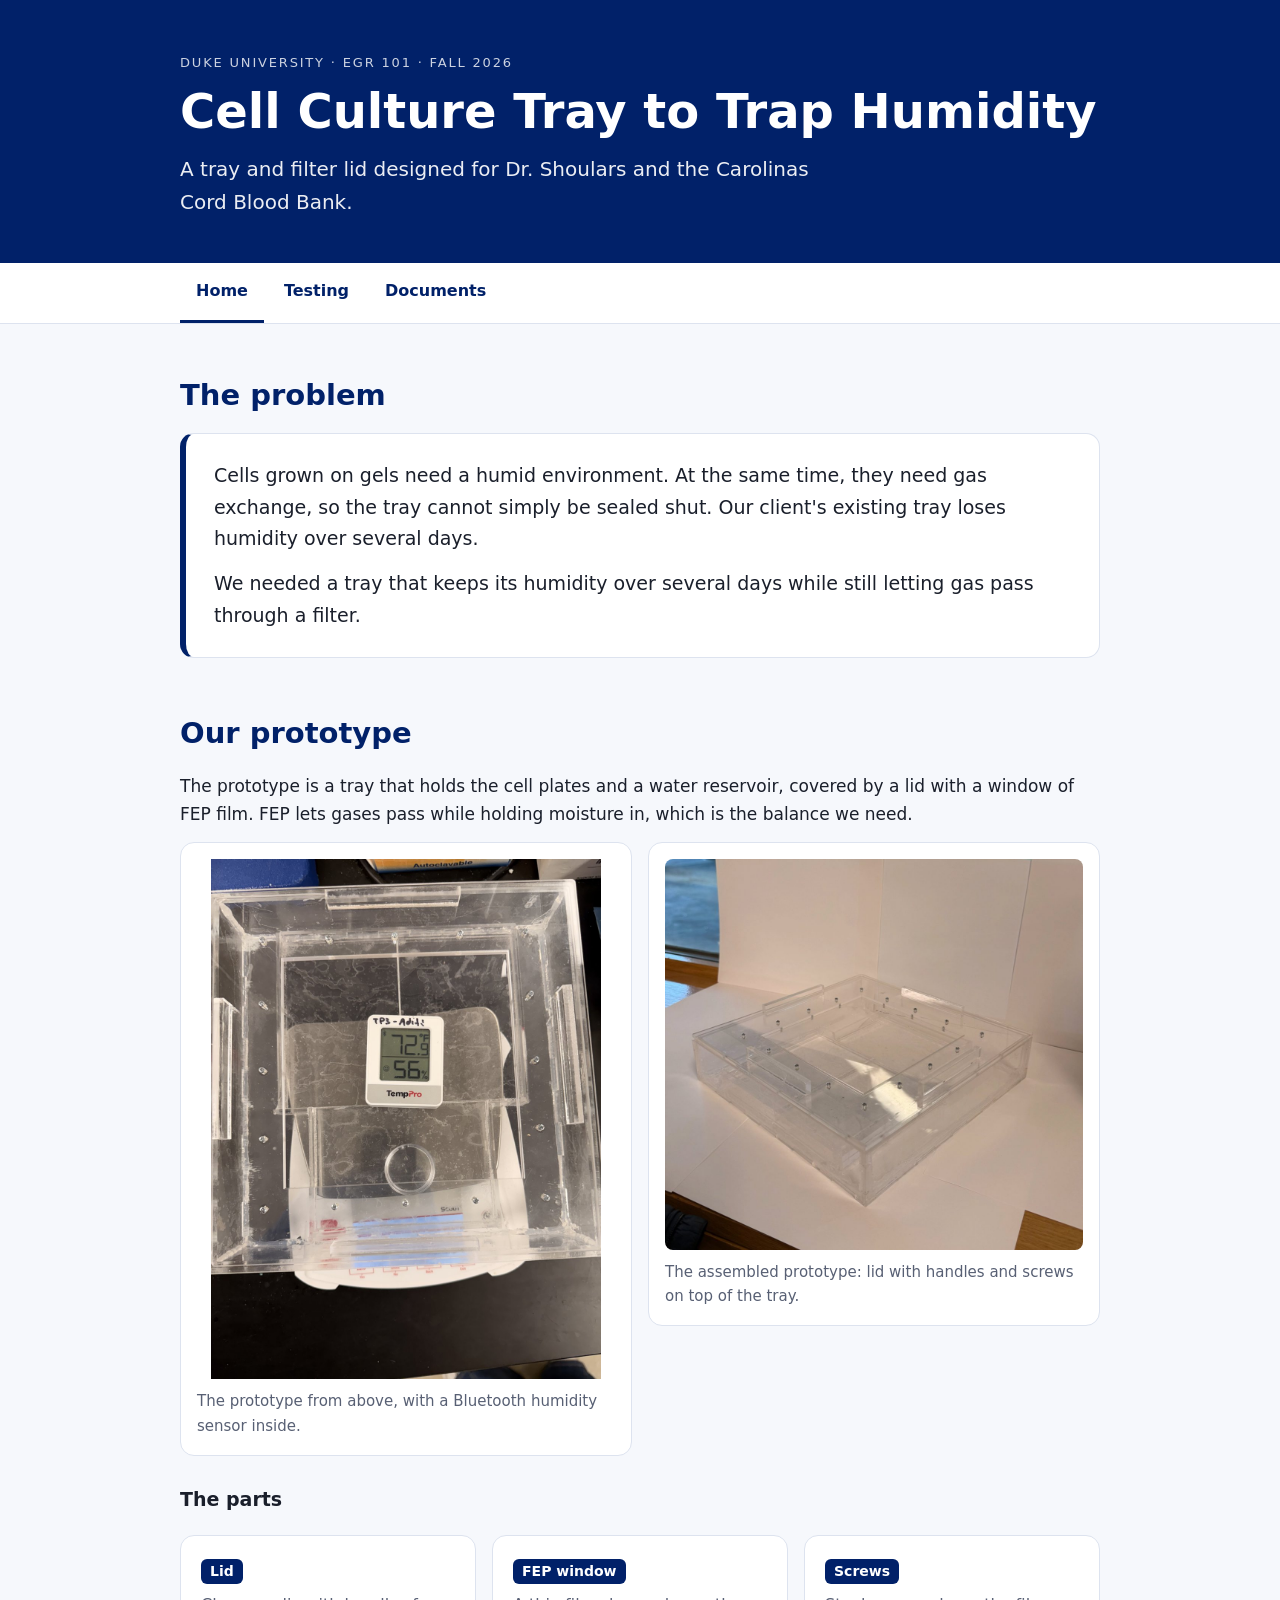
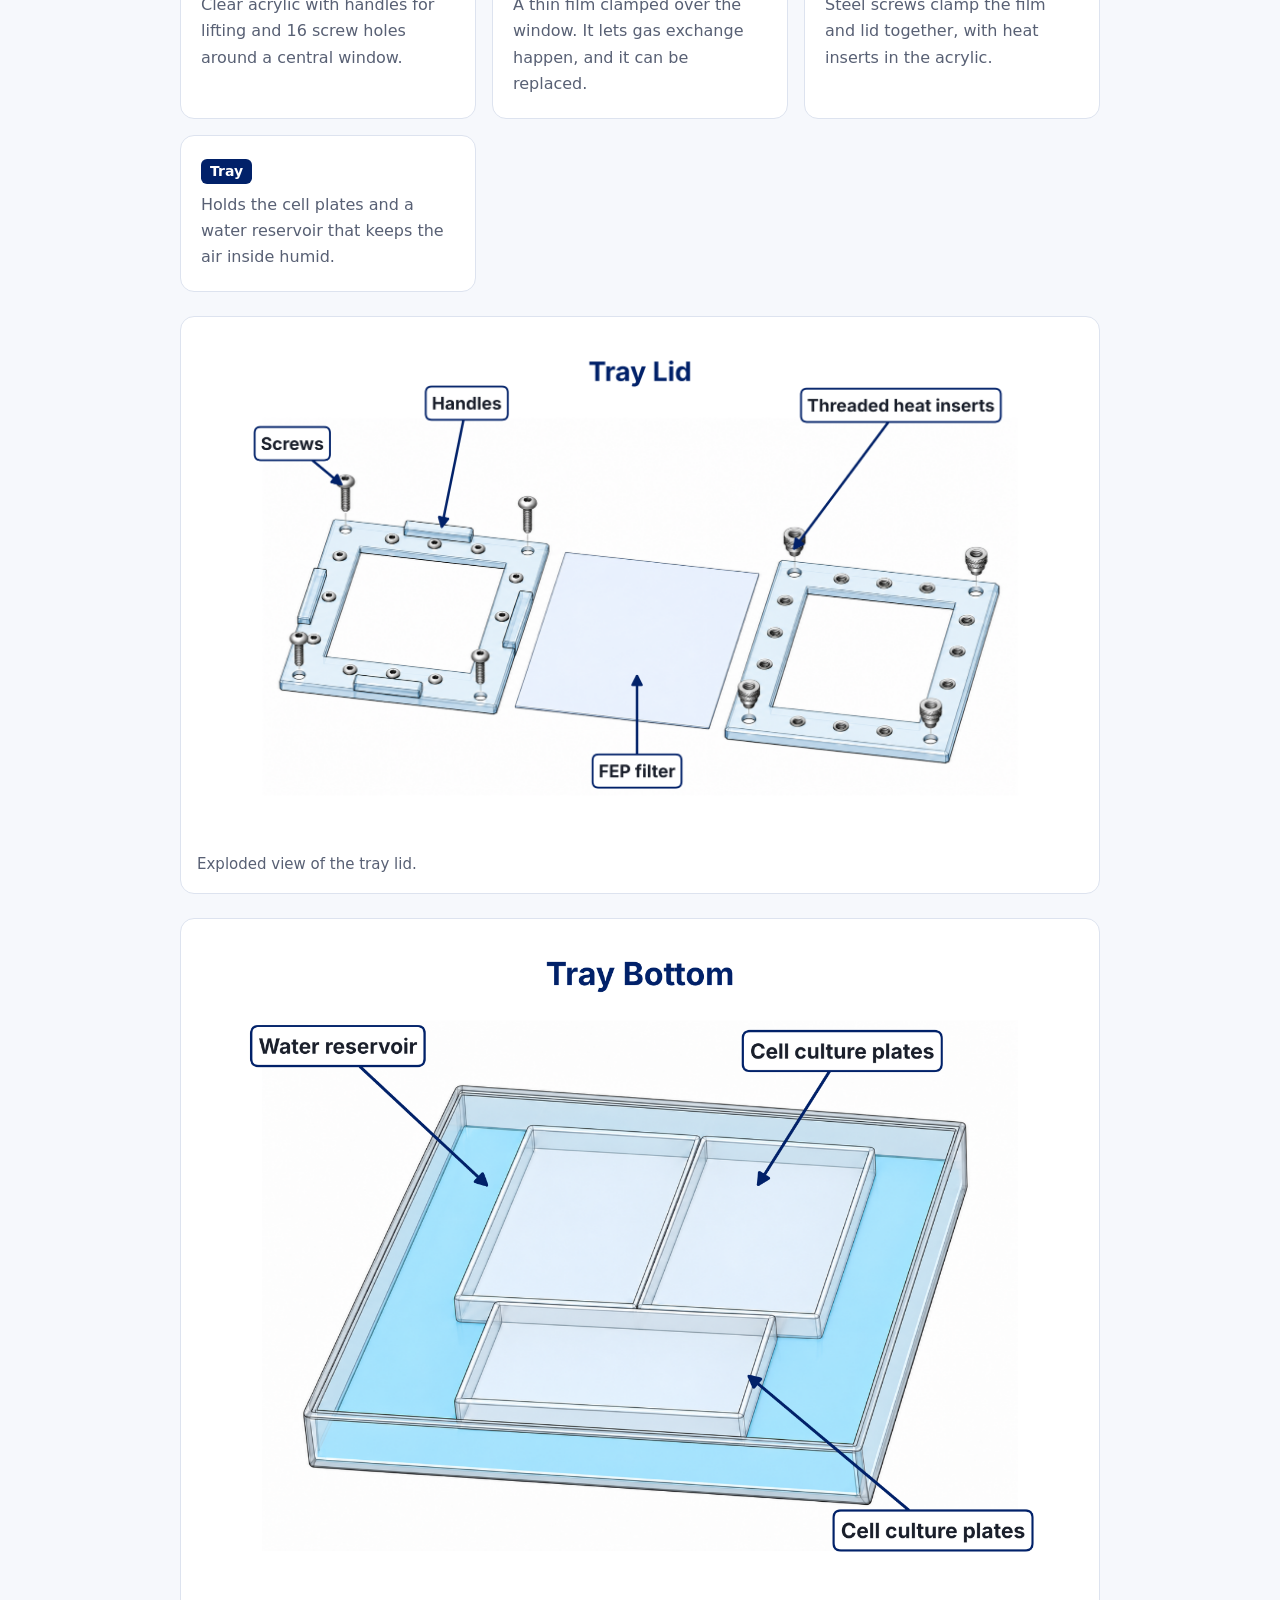
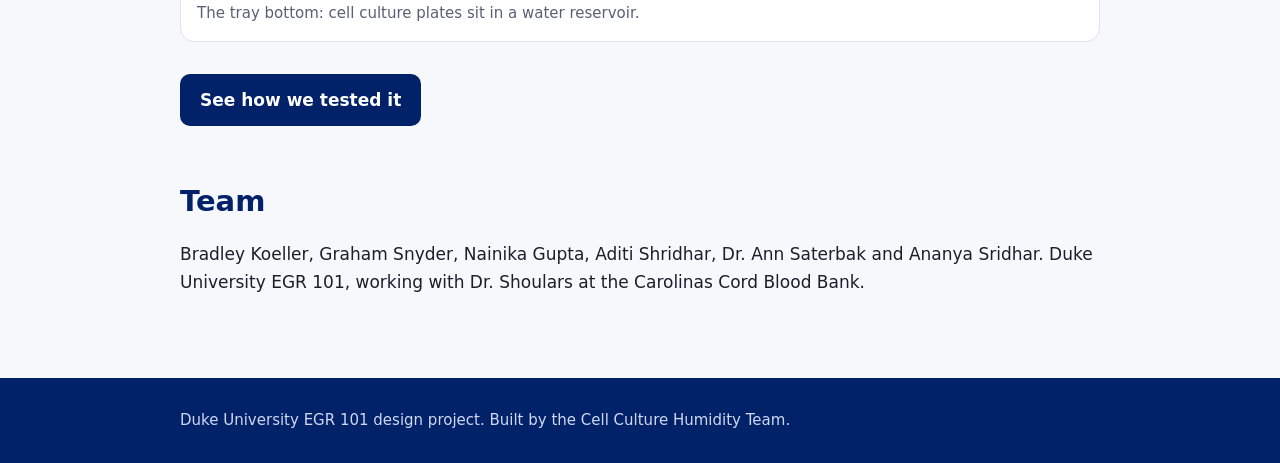
<file: index.html>
<!doctype html><html lang="en"><head><meta charset="utf-8"><meta name="viewport" content="width=device-width,initial-scale=1"><title>Cell Culture Tray to Trap Humidity | Duke EGR 101</title><meta name="description" content="A humidity-retaining tray and lid with an FEP gas-exchange window for cell culture gels. Duke EGR 101 design project for Carolinas Cord Blood Bank."><link rel="stylesheet" href="style.css"></head><body><header><div class="wrap"><p class="eyebrow">Duke University &middot; EGR 101 &middot; Fall 2026</p><h1>Cell Culture Tray to Trap Humidity</h1><p class="lead">A tray and filter lid designed for Dr. Shoulars and the Carolinas Cord Blood Bank.</p></div></header><nav><div class="wrap"><a href="index.html" class="on">Home</a><a href="testing.html" class="">Testing</a><a href="documents.html" class="">Documents</a></div></nav>
<main class="wrap">
<section id="problem"><h2>The problem</h2>
<div class="problem"><p>Cells grown on gels need a humid environment. At the same time, they need gas exchange, so the tray cannot simply be sealed shut. Our client's existing tray loses humidity over several days.</p>
<p>We needed a tray that keeps its humidity over several days while still letting gas pass through a filter.</p></div>
</section>

<section id="prototype"><h2>Our prototype</h2>
<p>The prototype is a tray that holds the cell plates and a water reservoir, covered by a lid with a window of FEP film. FEP lets gases pass while holding moisture in, which is the balance we need.</p>
<div class="two">
<figure><img src="prototype.jpg" alt="Top view of the prototype tray with a humidity sensor inside"><figcaption>The prototype from above, with a Bluetooth humidity sensor inside.</figcaption></figure>
<figure><img src="prototype2.jpg" alt="Angled view of the assembled clear acrylic prototype tray with lid, handles and screws"><figcaption>The assembled prototype: lid with handles and screws on top of the tray.</figcaption></figure>
</div>
<h3 style="margin-top:28px">The parts</h3>
<div class="grid">
<div class="card"><span class="tag">Lid</span><p>Clear acrylic with handles for lifting and 16 screw holes around a central window.</p></div>
<div class="card"><span class="tag">FEP window</span><p>A thin film clamped over the window. It lets gas exchange happen, and it can be replaced.</p></div>
<div class="card"><span class="tag">Screws</span><p>Steel screws clamp the film and lid together, with heat inserts in the acrylic.</p></div>
<div class="card"><span class="tag">Tray</span><p>Holds the cell plates and a water reservoir that keeps the air inside humid.</p></div>
</div>
<figure><img src="tray_lid.png" alt="Exploded view of the tray lid with labels for screws, handles, FEP filter and threaded heat inserts"><figcaption>Exploded view of the tray lid.</figcaption></figure>
<figure><img src="tray_bottom.png" alt="Tray bottom with labels for the water reservoir and cell culture plates"><figcaption>The tray bottom: cell culture plates sit in a water reservoir.</figcaption></figure>
<a class="btn" href="testing.html">See how we tested it</a>
</section>

<section id="team"><h2>Team</h2>
<p>Bradley Koeller, Graham Snyder, Nainika Gupta, Aditi Shridhar, Dr. Ann Saterbak and Ananya Sridhar. Duke University EGR 101, working with Dr. Shoulars at the Carolinas Cord Blood Bank.</p>
</section>
</main><footer><div class="wrap">Duke University EGR 101 design project. Built by the Cell Culture Humidity Team.</div></footer></body></html>
</file>
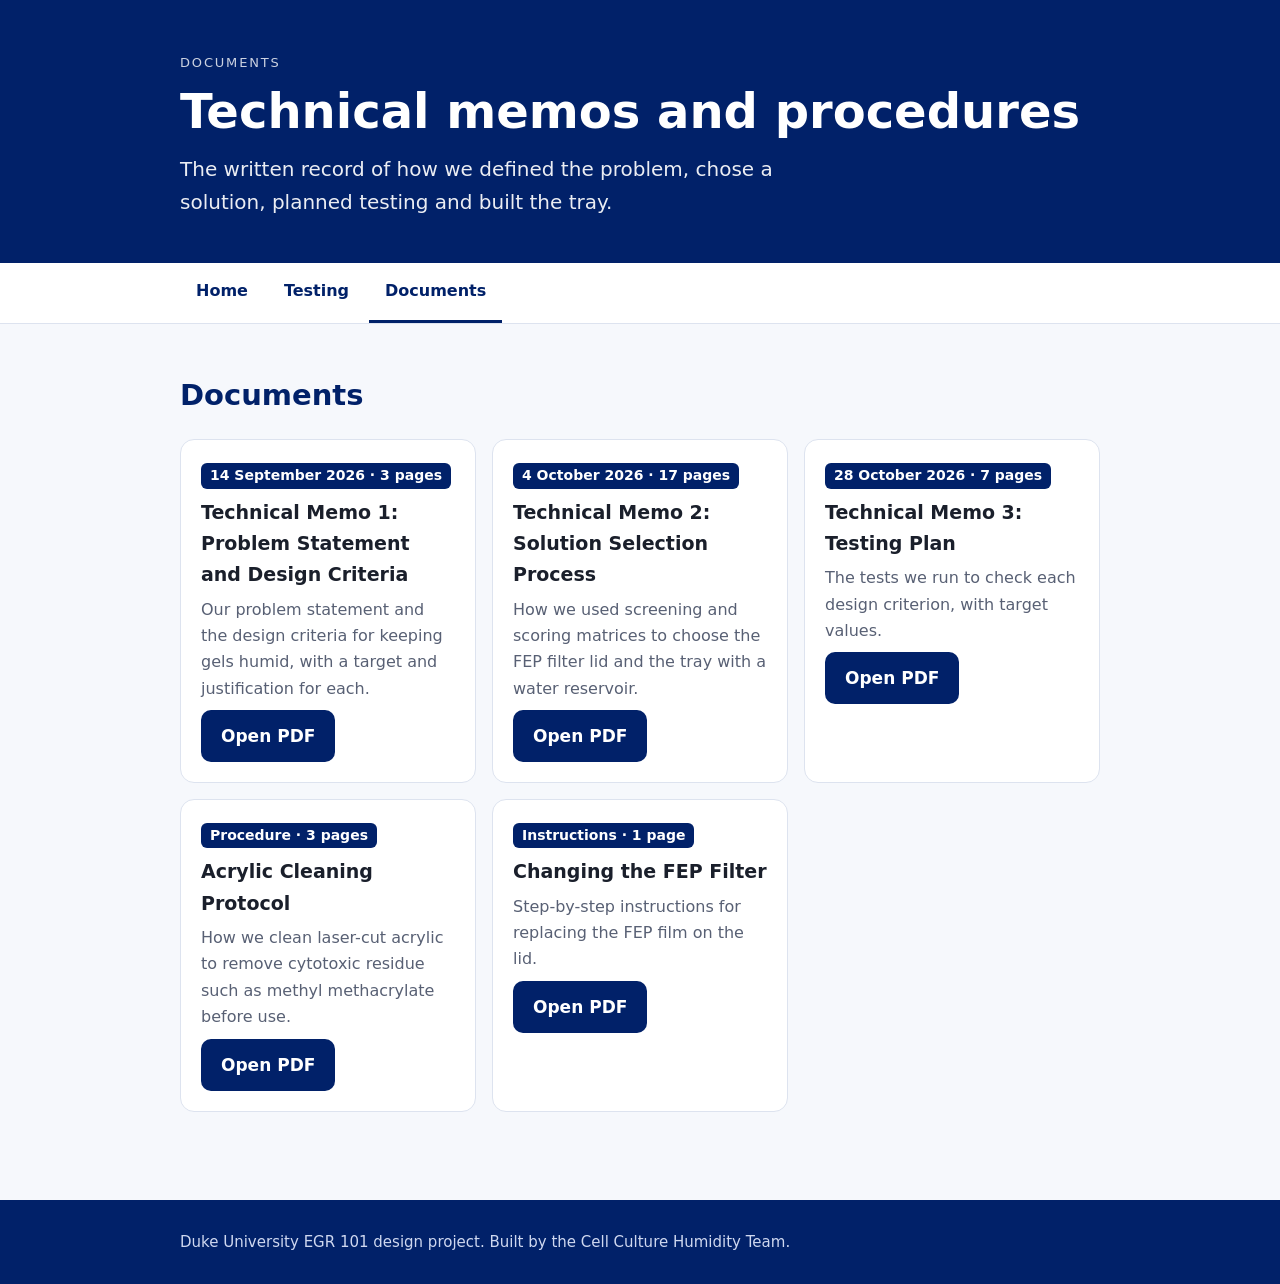
<file: documents.html>
<!doctype html><html lang="en"><head><meta charset="utf-8"><meta name="viewport" content="width=device-width,initial-scale=1"><title>Documents | Cell Culture Tray to Trap Humidity</title><meta name="description" content="A humidity-retaining tray and lid with an FEP gas-exchange window for cell culture gels. Duke EGR 101 design project for Carolinas Cord Blood Bank."><link rel="stylesheet" href="style.css"></head><body><header><div class="wrap"><p class="eyebrow">Documents</p><h1>Technical memos and procedures</h1><p class="lead">The written record of how we defined the problem, chose a solution, planned testing and built the tray.</p></div></header><nav><div class="wrap"><a href="index.html" class="">Home</a><a href="testing.html" class="">Testing</a><a href="documents.html" class="on">Documents</a></div></nav>
<main class="wrap">
<section><h2>Documents</h2>
<div class="grid"><div class="card doc"><span class="tag">14 September 2026 &middot; 3 pages</span><h3>Technical Memo 1: Problem Statement and Design Criteria</h3><p>Our problem statement and the design criteria for keeping gels humid, with a target and justification for each.</p><a class="btn" href="Technical_Memo_1.pdf">Open PDF</a></div><div class="card doc"><span class="tag">4 October 2026 &middot; 17 pages</span><h3>Technical Memo 2: Solution Selection Process</h3><p>How we used screening and scoring matrices to choose the FEP filter lid and the tray with a water reservoir.</p><a class="btn" href="Technical_Memo_2.pdf">Open PDF</a></div><div class="card doc"><span class="tag">28 October 2026 &middot; 7 pages</span><h3>Technical Memo 3: Testing Plan</h3><p>The tests we run to check each design criterion, with target values.</p><a class="btn" href="Technical_Memo_3.pdf">Open PDF</a></div><div class="card doc"><span class="tag">Procedure &middot; 3 pages</span><h3>Acrylic Cleaning Protocol</h3><p>How we clean laser-cut acrylic to remove cytotoxic residue such as methyl methacrylate before use.</p><a class="btn" href="Acrylic_Cleaning_Protocol.pdf">Open PDF</a></div><div class="card doc"><span class="tag">Instructions &middot; 1 page</span><h3>Changing the FEP Filter</h3><p>Step-by-step instructions for replacing the FEP film on the lid.</p><a class="btn" href="FEP_Filter_Instructions.pdf">Open PDF</a></div></div></section>
</main><footer><div class="wrap">Duke University EGR 101 design project. Built by the Cell Culture Humidity Team.</div></footer></body></html>
</file>
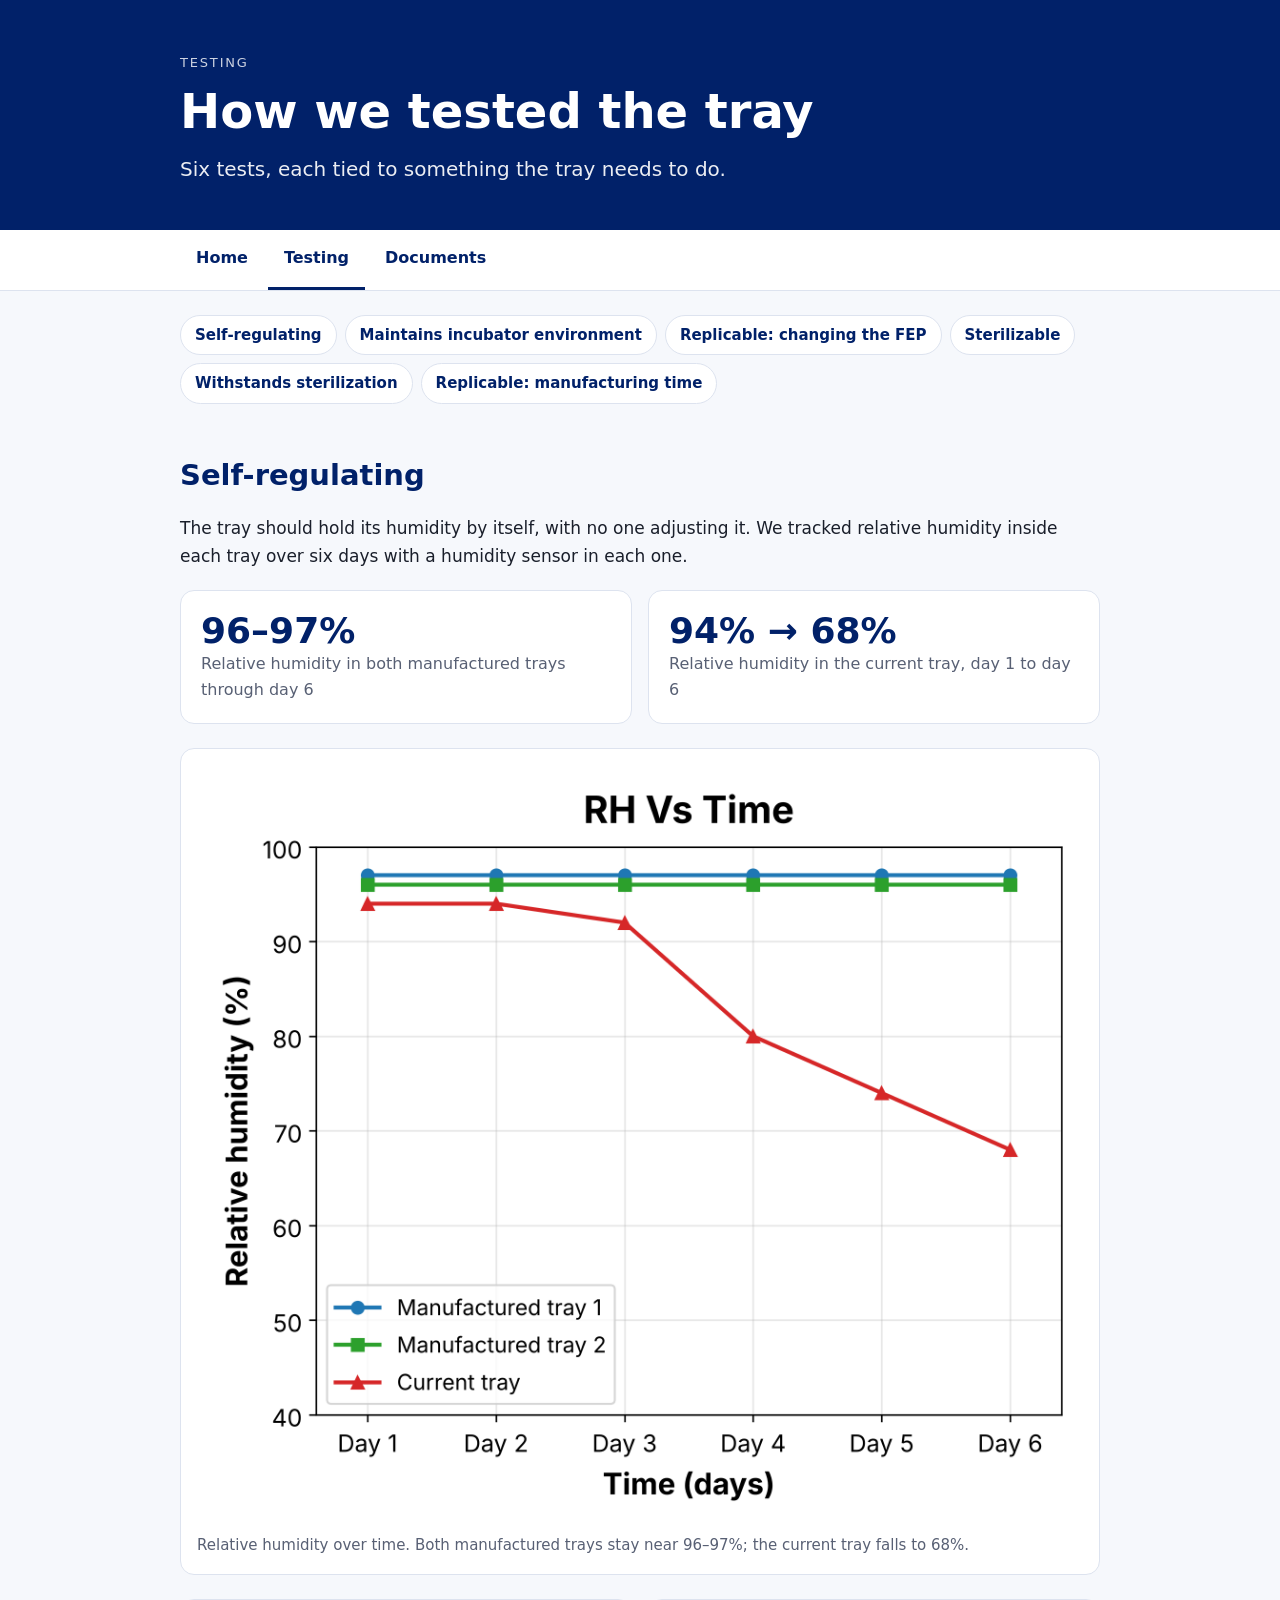
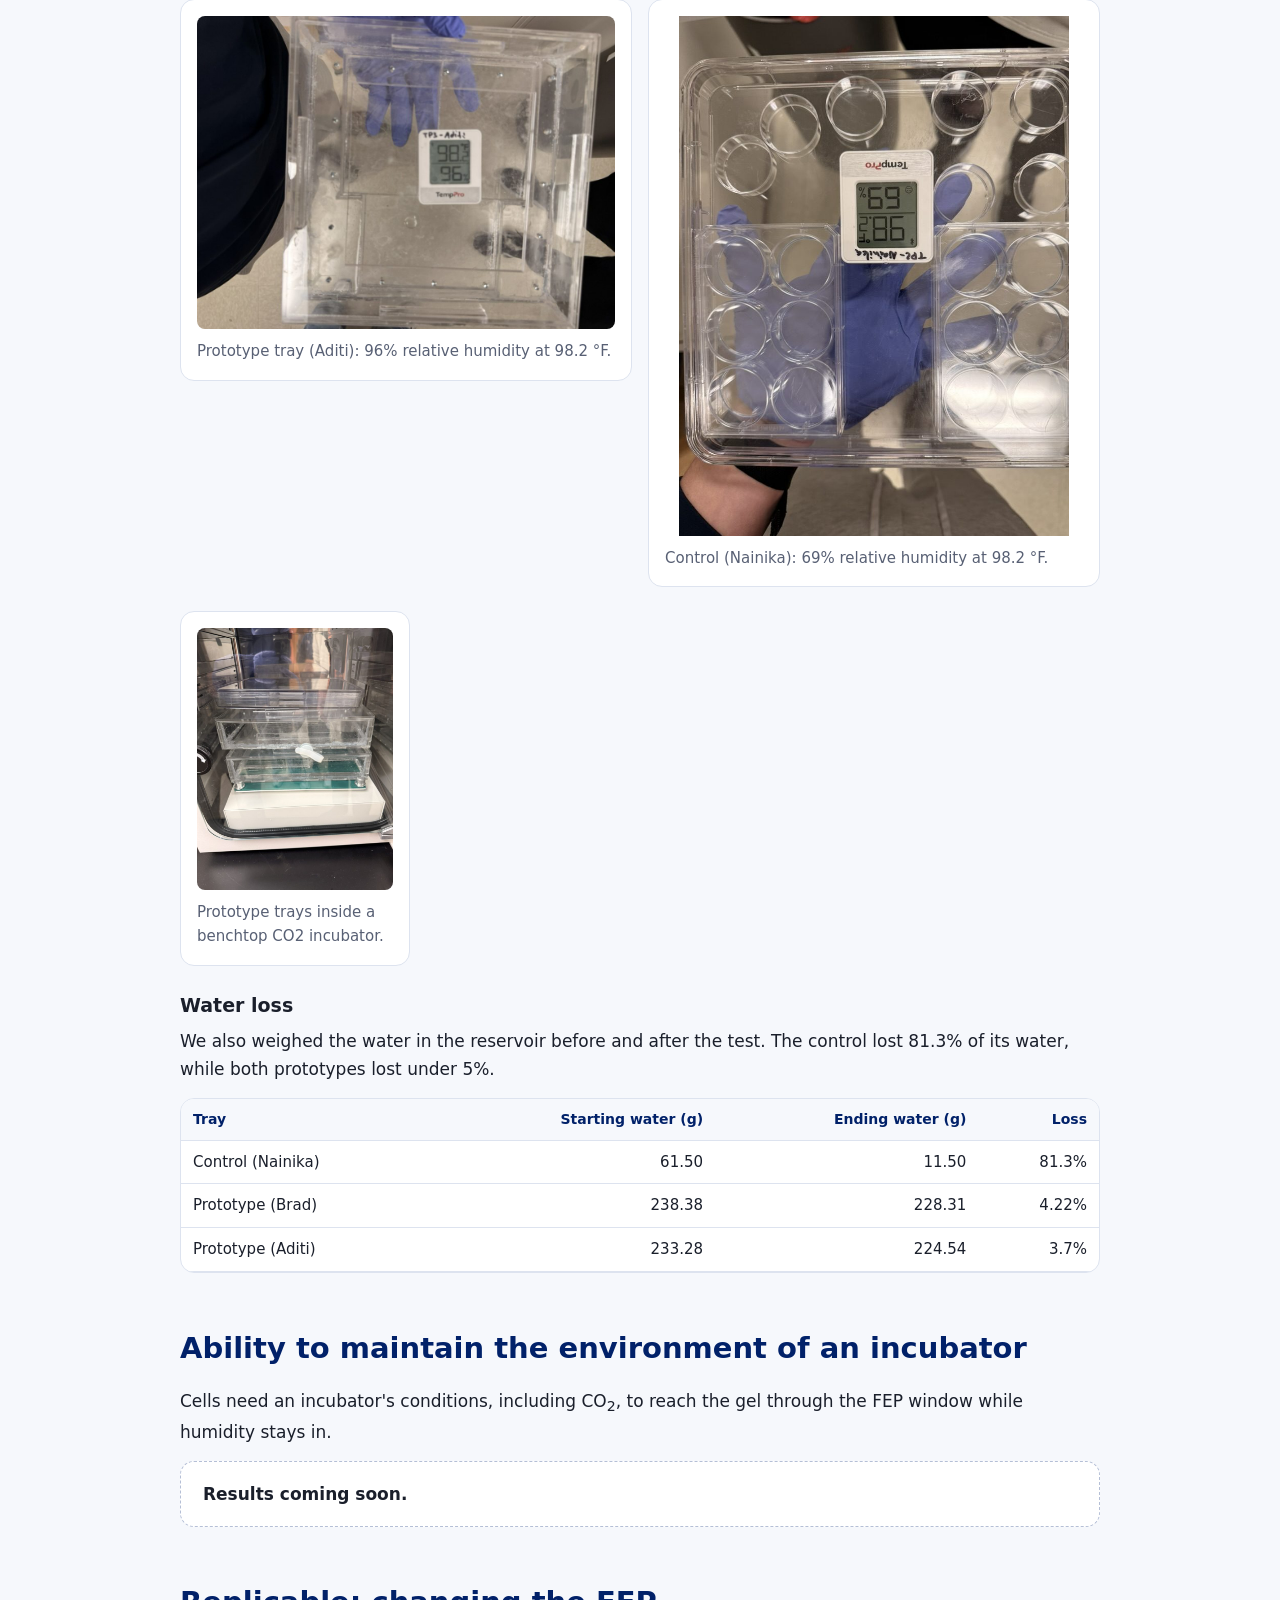
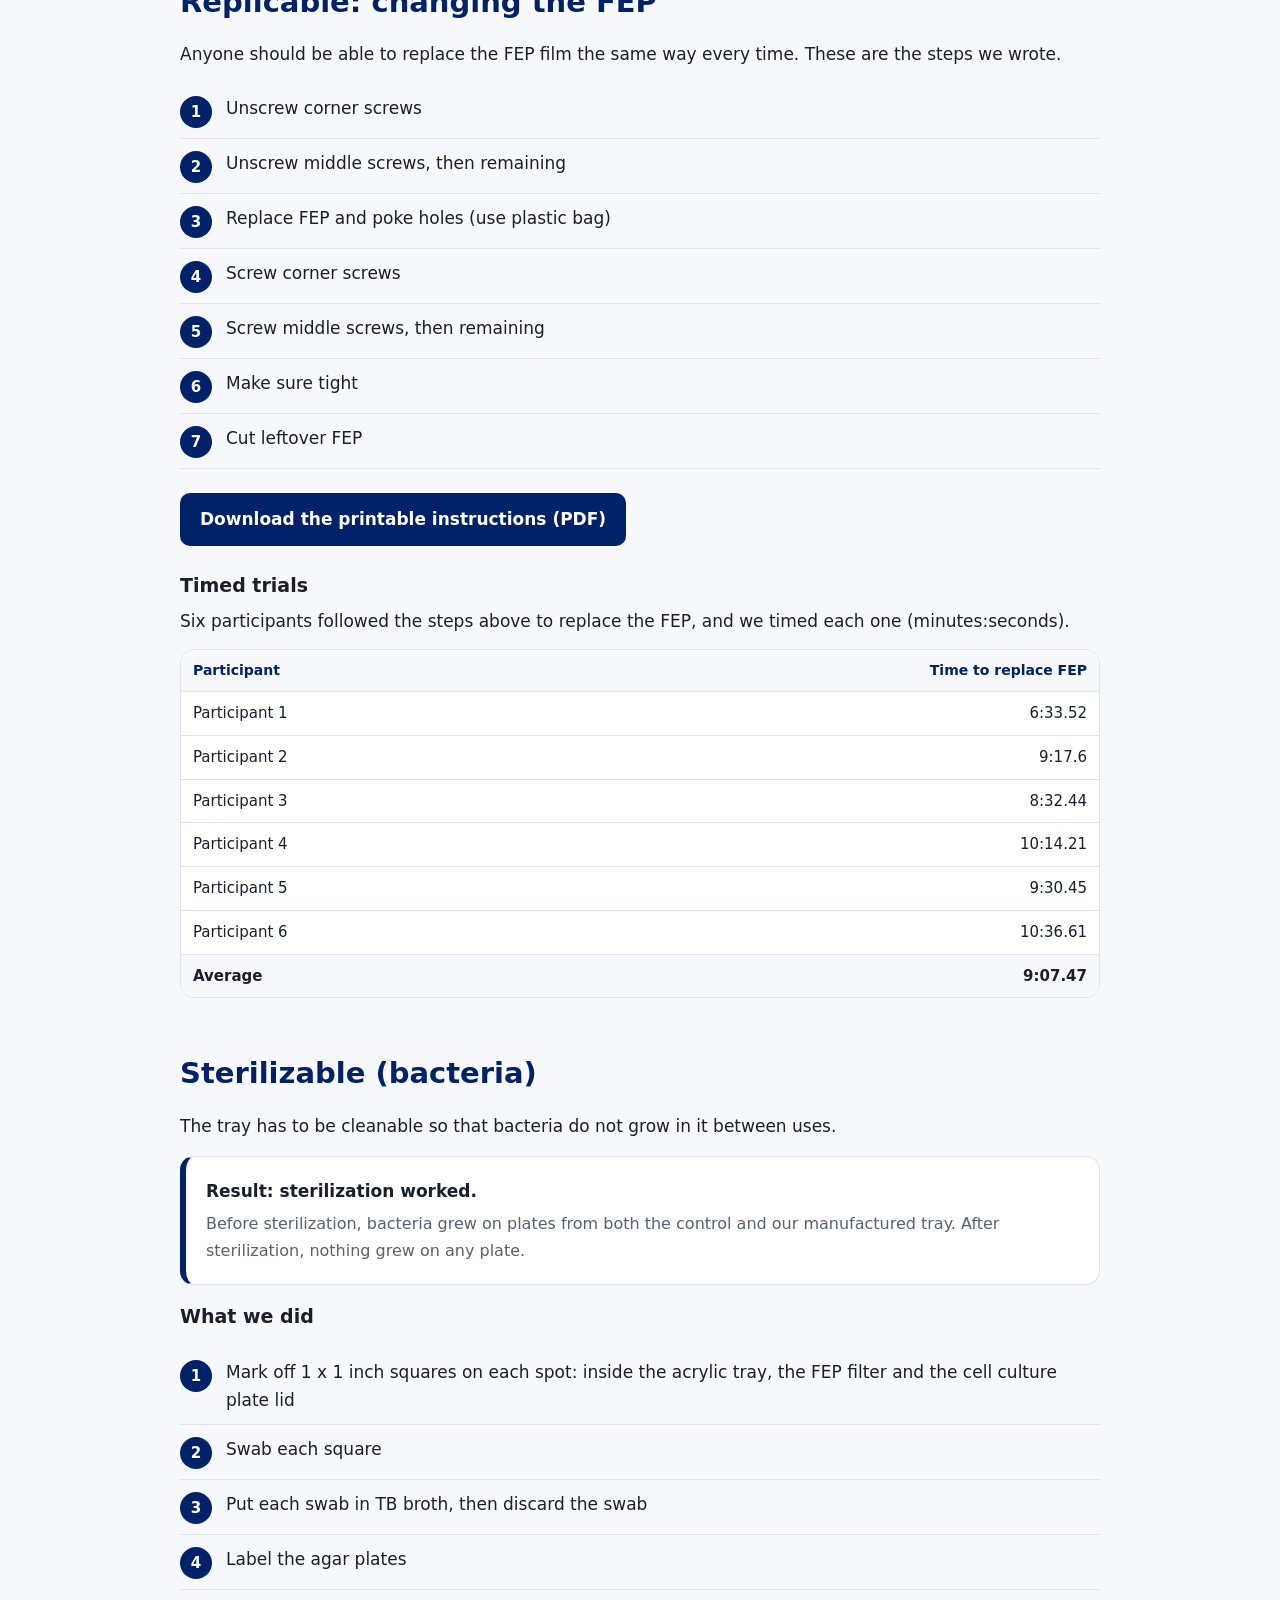
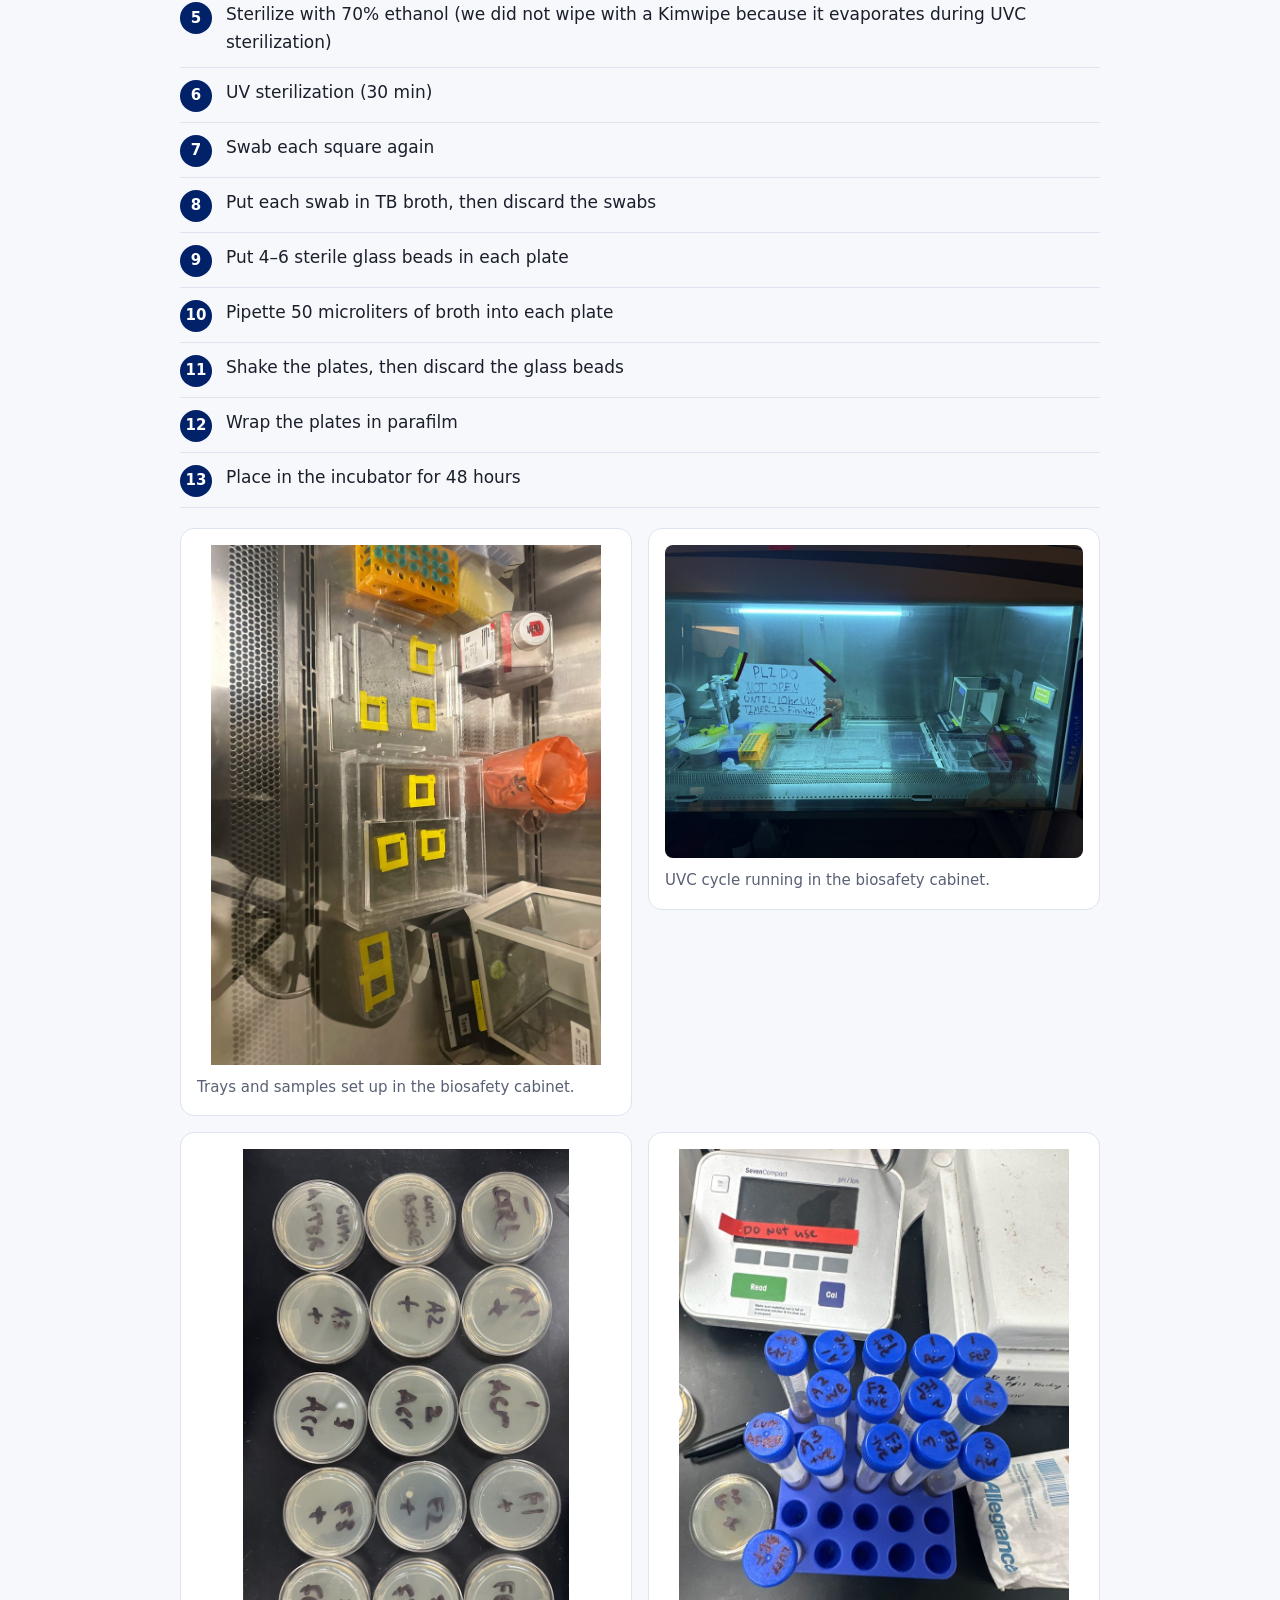
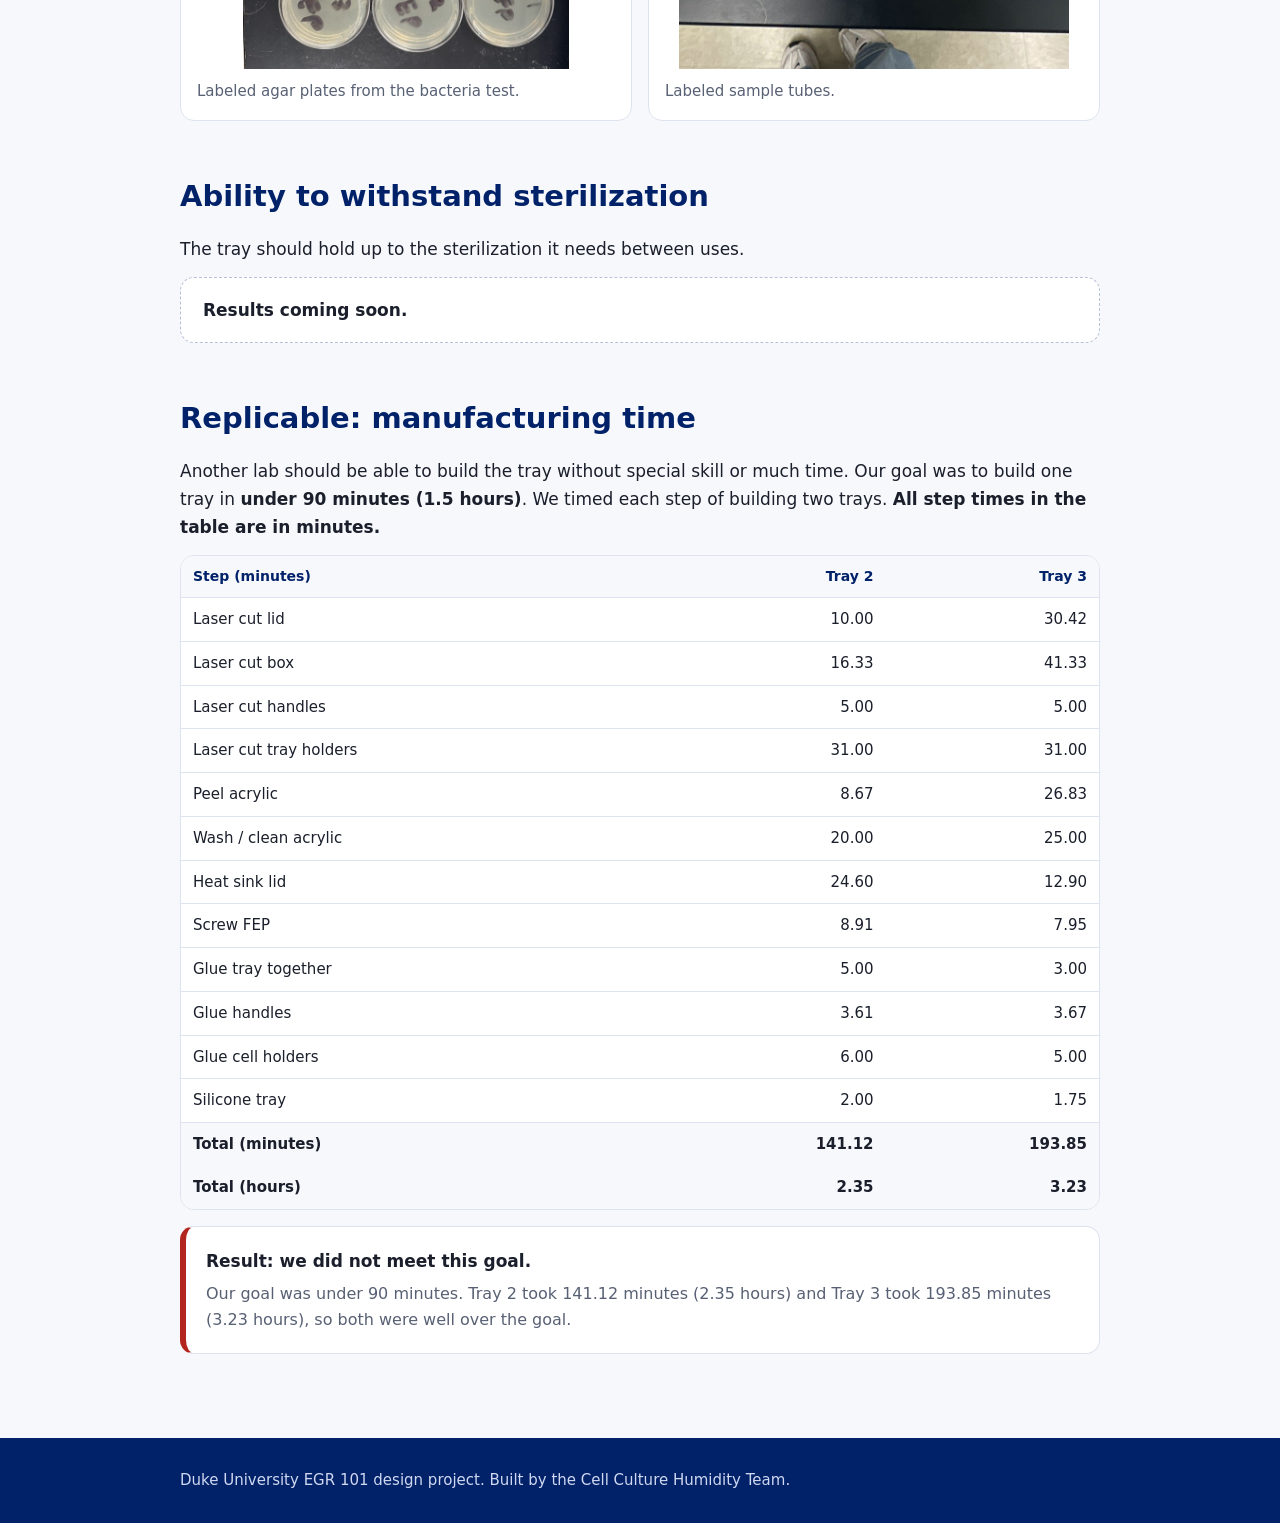
<file: testing.html>
<!doctype html><html lang="en"><head><meta charset="utf-8"><meta name="viewport" content="width=device-width,initial-scale=1"><title>Testing | Cell Culture Tray to Trap Humidity</title><meta name="description" content="A humidity-retaining tray and lid with an FEP gas-exchange window for cell culture gels. Duke EGR 101 design project for Carolinas Cord Blood Bank."><link rel="stylesheet" href="style.css"></head><body><header><div class="wrap"><p class="eyebrow">Testing</p><h1>How we tested the tray</h1><p class="lead">Six tests, each tied to something the tray needs to do.</p></div></header><nav><div class="wrap"><a href="index.html" class="">Home</a><a href="testing.html" class="on">Testing</a><a href="documents.html" class="">Documents</a></div></nav>
<main class="wrap">
<div class="toc"><a href="#self">Self-regulating</a><a href="#incubator">Maintains incubator environment</a><a href="#fep">Replicable: changing the FEP</a><a href="#sterile">Sterilizable</a><a href="#withstand">Withstands sterilization</a><a href="#time">Replicable: manufacturing time</a></div>

<section id="self"><h2>Self-regulating</h2>
<p>The tray should hold its humidity by itself, with no one adjusting it. We tracked relative humidity inside each tray over six days with a humidity sensor in each one.</p>
<div class="grid"><div class="card"><div class="stat">96&ndash;97%</div><p>Relative humidity in both manufactured trays through day 6</p></div><div class="card"><div class="stat">94% &rarr; 68%</div><p>Relative humidity in the current tray, day 1 to day 6</p></div></div>
<figure><img src="humidity-graph.png" alt="Line graph of relative humidity versus day for two manufactured trays and the current tray"><figcaption>Relative humidity over time. Both manufactured trays stay near 96&ndash;97%; the current tray falls to 68%.</figcaption></figure>
<div class="two" style="margin-top:20px"><figure><img src="hum_aditi.jpg" alt="Prototype tray with a TempPro sensor reading 96 percent humidity and 98.2 degrees F"><figcaption>Prototype tray (Aditi): 96% relative humidity at 98.2 &deg;F.</figcaption></figure><figure><img src="hum_nainika.jpg" alt="Control tray with a TempPro sensor reading 69 percent humidity and 98.2 degrees F"><figcaption>Control (Nainika): 69% relative humidity at 98.2 &deg;F.</figcaption></figure></div>
<figure style="max-width:230px;margin-left:0"><img src="incubator.jpg" alt="Prototype trays stacked inside a benchtop CO2 incubator"><figcaption>Prototype trays inside a benchtop CO2 incubator.</figcaption></figure>
<h3>Water loss</h3>
<p>We also weighed the water in the reservoir before and after the test. The control lost 81.3% of its water, while both prototypes lost under 5%.</p>
<div class="tw"><table style="min-width:0"><tr><th>Tray</th><th>Starting water (g)</th><th>Ending water (g)</th><th>Loss</th></tr><tr><td>Control (Nainika)</td><td>61.50</td><td>11.50</td><td>81.3%</td></tr><tr><td>Prototype (Brad)</td><td>238.38</td><td>228.31</td><td>4.22%</td></tr><tr><td>Prototype (Aditi)</td><td>233.28</td><td>224.54</td><td>3.7%</td></tr></table></div>
</section>

<section id="incubator"><h2>Ability to maintain the environment of an incubator</h2>
<p>Cells need an incubator's conditions, including CO<sub>2</sub>, to reach the gel through the FEP window while humidity stays in.</p>
<div class="pending"><strong>Results coming soon.</strong></div>
</section>

<section id="fep"><h2>Replicable: changing the FEP</h2>
<p>Anyone should be able to replace the FEP film the same way every time. These are the steps we wrote.</p>
<ol class="steps"><li>Unscrew corner screws</li><li>Unscrew middle screws, then remaining</li><li>Replace FEP and poke holes (use plastic bag)</li><li>Screw corner screws</li><li>Screw middle screws, then remaining</li><li>Make sure tight</li><li>Cut leftover FEP</li></ol>
<a class="btn" href="FEP_Filter_Instructions.pdf">Download the printable instructions (PDF)</a>
<h3 style="margin-top:24px">Timed trials</h3>
<p>Six participants followed the steps above to replace the FEP, and we timed each one (minutes:seconds).</p>
<div class="tw"><table style="min-width:0"><tr><th>Participant</th><th>Time to replace FEP</th></tr><tr><td>Participant 1</td><td>6:33.52</td></tr><tr><td>Participant 2</td><td>9:17.6</td></tr><tr><td>Participant 3</td><td>8:32.44</td></tr><tr><td>Participant 4</td><td>10:14.21</td></tr><tr><td>Participant 5</td><td>9:30.45</td></tr><tr><td>Participant 6</td><td>10:36.61</td></tr><tr class="tot"><td>Average</td><td>9:07.47</td></tr></table></div>
</section>

<section id="sterile"><h2>Sterilizable (bacteria)</h2>
<p>The tray has to be cleanable so that bacteria do not grow in it between uses.</p>
<div class="card" style="margin:16px 0;border-left:6px solid var(--blue)"><strong>Result: sterilization worked.</strong><p style="margin-top:6px">Before sterilization, bacteria grew on plates from both the control and our manufactured tray. After sterilization, nothing grew on any plate.</p></div>
<h3>What we did</h3>
<ol class="steps"><li>Mark off 1 x 1 inch squares on each spot: inside the acrylic tray, the FEP filter and the cell culture plate lid</li><li>Swab each square</li><li>Put each swab in TB broth, then discard the swab</li><li>Label the agar plates</li><li>Sterilize with 70% ethanol (we did not wipe with a Kimwipe because it evaporates during UVC sterilization)</li><li>UV sterilization (30 min)</li><li>Swab each square again</li><li>Put each swab in TB broth, then discard the swabs</li><li>Put 4&ndash;6 sterile glass beads in each plate</li><li>Pipette 50 microliters of broth into each plate</li><li>Shake the plates, then discard the glass beads</li><li>Wrap the plates in parafilm</li><li>Place in the incubator for 48 hours</li></ol>
<div class="two" style="margin-top:20px"><figure><img src="bac_hood.jpg" alt="Prototype trays and sample containers inside the biosafety cabinet"><figcaption>Trays and samples set up in the biosafety cabinet.</figcaption></figure><figure><img src="bac_cabinet.jpg" alt="Biosafety cabinet with the UVC light on and a sign asking people not to open it until the 10 hour timer finishes"><figcaption>UVC cycle running in the biosafety cabinet.</figcaption></figure><figure><img src="bac_plates.jpg" alt="Fifteen labeled agar plates"><figcaption>Labeled agar plates from the bacteria test.</figcaption></figure><figure><img src="bac_tubes.jpg" alt="Rack of labeled sample tubes"><figcaption>Labeled sample tubes.</figcaption></figure></div>
</section>

<section id="withstand"><h2>Ability to withstand sterilization</h2>
<p>The tray should hold up to the sterilization it needs between uses.</p>
<div class="pending"><strong>Results coming soon.</strong></div>
</section>

<section id="time"><h2>Replicable: manufacturing time</h2>
<p>Another lab should be able to build the tray without special skill or much time. Our goal was to build one tray in <strong>under 90 minutes (1.5 hours)</strong>. We timed each step of building two trays. <strong>All step times in the table are in minutes.</strong></p>
<div class="tw"><table style="min-width:0"><tr><th>Step (minutes)</th><th>Tray 2</th><th>Tray 3</th></tr><tr><td>Laser cut lid</td><td>10.00</td><td>30.42</td></tr><tr><td>Laser cut box</td><td>16.33</td><td>41.33</td></tr><tr><td>Laser cut handles</td><td>5.00</td><td>5.00</td></tr><tr><td>Laser cut tray holders</td><td>31.00</td><td>31.00</td></tr><tr><td>Peel acrylic</td><td>8.67</td><td>26.83</td></tr><tr><td>Wash / clean acrylic</td><td>20.00</td><td>25.00</td></tr><tr><td>Heat sink lid</td><td>24.60</td><td>12.90</td></tr><tr><td>Screw FEP</td><td>8.91</td><td>7.95</td></tr><tr><td>Glue tray together</td><td>5.00</td><td>3.00</td></tr><tr><td>Glue handles</td><td>3.61</td><td>3.67</td></tr><tr><td>Glue cell holders</td><td>6.00</td><td>5.00</td></tr><tr><td>Silicone tray</td><td>2.00</td><td>1.75</td></tr><tr class="tot"><td>Total (minutes)</td><td>141.12</td><td>193.85</td></tr><tr class="tot"><td>Total (hours)</td><td>2.35</td><td>3.23</td></tr></table></div>
<div class="card" style="margin:16px 0;border-left:6px solid #b3261e"><strong>Result: we did not meet this goal.</strong><p style="margin-top:6px">Our goal was under 90 minutes. Tray 2 took 141.12 minutes (2.35 hours) and Tray 3 took 193.85 minutes (3.23 hours), so both were well over the goal.</p></div>
</section>
</main><footer><div class="wrap">Duke University EGR 101 design project. Built by the Cell Culture Humidity Team.</div></footer></body></html>
</file>
<file: style.css>
:root{--blue:#012169;--mid:#1f4fa8;--ink:#1a1f2b;--muted:#586074;--bg:#f6f8fc;--card:#fff;--line:#dde3ef}
*{box-sizing:border-box}html{scroll-behavior:smooth}
body{margin:0;font-family:system-ui,-apple-system,"Segoe UI",Roboto,Arial,sans-serif;color:var(--ink);background:var(--bg);line-height:1.65;font-size:17px}
.wrap{max-width:960px;margin:0 auto;padding:0 20px}
header{background:var(--blue);color:#fff;padding:52px 0 44px}
.eyebrow{letter-spacing:.14em;text-transform:uppercase;font-size:13px;opacity:.8;margin:0 0 12px}
h1{font-size:clamp(30px,5.5vw,48px);line-height:1.12;margin:0 0 14px}
.lead{font-size:clamp(17px,2.3vw,20px);max-width:660px;margin:0;opacity:.92}
nav{background:#fff;border-bottom:1px solid var(--line);position:sticky;top:0;z-index:5}
nav .wrap{display:flex;gap:4px;overflow-x:auto}
nav a{color:var(--blue);text-decoration:none;font-weight:600;font-size:16px;padding:15px 16px;white-space:nowrap;border-bottom:3px solid transparent}
nav a:hover{background:var(--bg)}nav a.on{border-bottom-color:var(--blue)}
section{padding:48px 0 4px}
h2{color:var(--blue);font-size:29px;margin:0 0 14px}
h3{margin:0 0 6px;font-size:19px}
p{margin:0 0 14px}
.problem{background:#fff;border:1px solid var(--line);border-left:6px solid var(--blue);border-radius:14px;padding:26px 28px;font-size:19px}
.problem p:last-child{margin:0}
.grid{display:grid;grid-template-columns:repeat(auto-fit,minmax(250px,1fr));gap:16px;margin:20px 0}
.card{background:var(--card);border:1px solid var(--line);border-radius:14px;padding:20px}
.card p{color:var(--muted);margin:0;font-size:16px}
.card .tag{display:inline-block;background:var(--blue);color:#fff;border-radius:6px;font-weight:700;font-size:14px;padding:1px 9px;margin-bottom:8px}
figure{margin:24px 0;background:var(--card);border:1px solid var(--line);border-radius:14px;padding:16px}
figure img{width:100%;height:auto;display:block;border-radius:8px}
figcaption{color:var(--muted);font-size:15px;margin-top:10px}
.two{display:grid;grid-template-columns:1fr 1fr;gap:16px;align-items:start}
.two figure{margin:0}.two img{max-height:520px;object-fit:contain;background:#fff}
@media(max-width:700px){.two{grid-template-columns:1fr}}
ol.steps{padding-left:0;list-style:none;counter-reset:s;margin:16px 0}
ol.steps li{counter-increment:s;display:flex;gap:14px;align-items:flex-start;padding:10px 0;border-bottom:1px solid var(--line)}
ol.steps li::before{content:counter(s);background:var(--blue);color:#fff;font-weight:700;border-radius:50%;min-width:32px;height:32px;display:grid;place-items:center;font-size:15px;margin-top:2px}
.btn{display:inline-block;background:var(--blue);color:#fff;text-decoration:none;padding:12px 20px;border-radius:10px;font-weight:600;margin-top:8px}
.btn:hover{background:var(--mid)}
.stat{font-size:36px;font-weight:800;color:var(--blue);line-height:1.1}
.pending{background:#fff;border:1.5px dashed #b5bfd6;border-radius:14px;padding:18px 22px;color:var(--muted)}
.pending strong{color:var(--ink)}
.toc{display:flex;flex-wrap:wrap;gap:8px;margin:24px 0 0}
.toc a{background:#fff;border:1px solid var(--line);border-radius:999px;padding:7px 14px;color:var(--blue);text-decoration:none;font-weight:600;font-size:15px}
.toc a:hover{background:var(--bg)}
.tw{overflow-x:auto;background:#fff;border:1px solid var(--line);border-radius:14px}
table{border-collapse:collapse;width:100%;font-size:15px;min-width:640px}
th,td{padding:9px 12px;text-align:right;border-bottom:1px solid var(--line)}
th:first-child,td:first-child{text-align:left}
th{background:var(--bg);color:var(--blue);font-size:14px;vertical-align:bottom}
tr.tot td{font-weight:700;background:var(--bg);border-bottom:0}
.team{display:flex;flex-wrap:wrap;gap:10px;margin-top:12px}
.team span{background:#fff;border:1px solid var(--line);border-radius:999px;padding:8px 16px;font-weight:600}
footer{margin-top:64px;background:var(--blue);color:#cfd8f0;padding:30px 0;font-size:15px}
</file>
